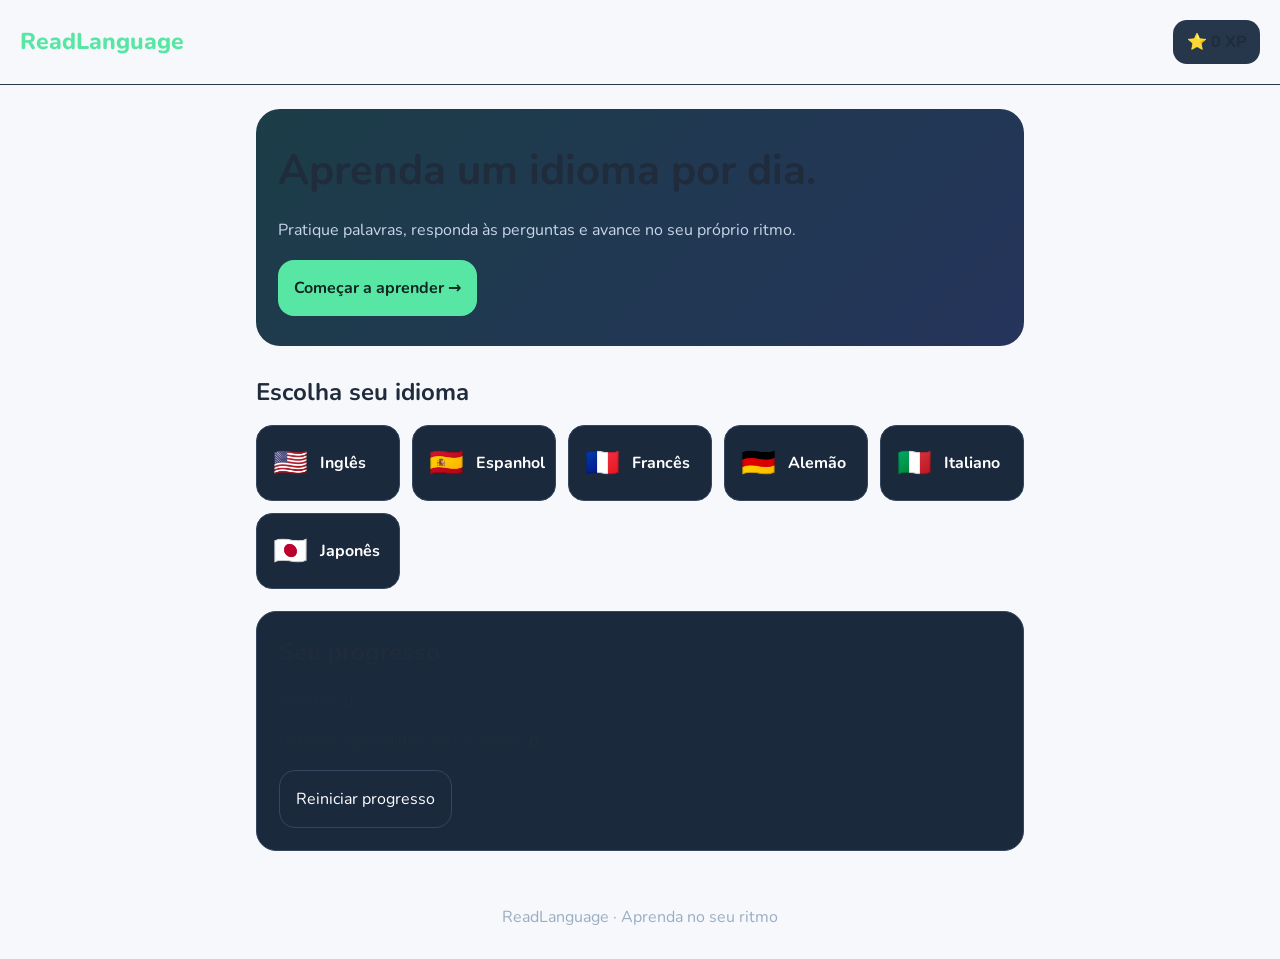
<file: Index.html>
<!DOCTYPE html>
<html lang="pt-BR">
<head>
  <meta charset="UTF-8">
  <meta name="viewport" content="width=device-width, initial-scale=1.0">
  <meta name="theme-color" content="#101b2d">
  <meta name="description" content="ReadLanguage — aprenda idiomas de forma interativa.">
  <title>ReadLanguage</title>

  <style>
    * {
      box-sizing: border-box;
    }

    body {
      margin: 0;
      min-height: 100vh;
      background: #101b2d;
      color: #f4f7ff;
      font-family: Arial, sans-serif;
    }

    header {
      padding: 20px;
      display: flex;
      justify-content: space-between;
      align-items: center;
      border-bottom: 1px solid #29374c;
    }

    .logo {
      font-size: 23px;
      font-weight: 800;
      color: #58e6a5;
    }

    .xp {
      background: #26364b;
      padding: 10px 14px;
      border-radius: 14px;
      font-weight: bold;
    }

    main {
      max-width: 800px;
      padding: 24px 16px;
      margin: auto;
    }

    .hero {
      padding: 30px 22px;
      border-radius: 24px;
      background: linear-gradient(135deg, #1c3d48, #25345b);
      margin-bottom: 25px;
    }

    .hero h1 {
      font-size: clamp(28px, 7vw, 42px);
      margin: 0 0 12px;
    }

    .hero p {
      color: #c8d6e8;
      line-height: 1.6;
    }

    .section-title {
      margin: 28px 0 15px;
    }

    .languages {
      display: grid;
      grid-template-columns: repeat(auto-fit, minmax(140px, 1fr));
      gap: 12px;
    }

    button, .button {
      font: inherit;
      cursor: pointer;
      border: 1px solid #35465e;
      border-radius: 16px;
      padding: 16px;
      background: #1b293d;
      color: white;
      text-align: left;
    }

    button:hover {
      border-color: #58e6a5;
    }

    .language {
      display: flex;
      align-items: center;
      gap: 12px;
      min-height: 75px;
      font-weight: bold;
    }

    .flag {
      font-size: 28px;
    }

    .primary {
      background: #58e6a5;
      color: #10251f;
      border: none;
      font-weight: bold;
      text-align: center;
    }

    .lesson {
      margin-top: 22px;
      padding: 22px;
      background: #1b293d;
      border: 1px solid #35465e;
      border-radius: 20px;
    }

    .lesson h2 {
      margin-top: 0;
    }

    .question {
      font-size: 24px;
      font-weight: bold;
      margin: 24px 0;
    }

    .answers {
      display: grid;
      gap: 10px;
    }

    .answer {
      width: 100%;
    }

    .answer.correct {
      background: #174b3c;
      border-color: #58e6a5;
    }

    .answer.wrong {
      background: #512d39;
      border-color: #ff8495;
    }

    .feedback {
      min-height: 26px;
      margin: 16px 0;
      font-weight: bold;
    }

    .progress {
      height: 8px;
      background: #35465e;
      border-radius: 99px;
      overflow: hidden;
      margin: 16px 0;
    }

    .progress-bar {
      width: 0;
      height: 100%;
      background: #58e6a5;
      transition: width .3s;
    }

    .hidden {
      display: none;
    }

    footer {
      text-align: center;
      color: #9bacc3;
      padding: 30px 16px;
    }

    @media (prefers-reduced-motion: reduce) {
      *, *::before, *::after {
        scroll-behavior: auto !important;
        transition: none !important;
      }
    }
  </style>
  <link rel="stylesheet" href="style.css">
</head>

<body>
  <header>
    <div class="logo">ReadLanguage</div>
    <div class="xp">⭐ <span id="xp">0</span> XP</div>
  </header>

  <main>
    <section class="hero">
      <h1>Aprenda um idioma por dia.</h1>
      <p>
        Pratique palavras, responda às perguntas e avance
        no seu próprio ritmo.
      </p>
      <button class="primary" id="startButton">
        Começar a aprender →
      </button>
    </section>

    <h2 class="section-title">Escolha seu idioma</h2>

    <section class="languages" id="languages">
      <button class="language" data-language="en">
        <span class="flag">🇺🇸</span> Inglês
      </button>
      <button class="language" data-language="es">
        <span class="flag">🇪🇸</span> Espanhol
      </button>
      <button class="language" data-language="fr">
        <span class="flag">🇫🇷</span> Francês
      </button>
      <button class="language" data-language="de">
        <span class="flag">🇩🇪</span> Alemão
      </button>
      <button class="language" data-language="it">
        <span class="flag">🇮🇹</span> Italiano
      </button>
      <button class="language" data-language="ja">
        <span class="flag">🇯🇵</span> Japonês
      </button>
    </section>

    <section class="lesson hidden" id="lesson">
      <div id="lessonLanguage">Curso de inglês</div>
      <div class="progress">
        <div class="progress-bar" id="progressBar"></div>
      </div>

      <h2>Traduza a palavra</h2>
      <div class="question" id="question">Hello</div>
      <div class="answers" id="answers"></div>
      <div class="feedback" id="feedback" aria-live="polite"></div>

      <button class="primary hidden" id="nextButton">
        Próxima pergunta →
      </button>
      <button id="exitButton">Voltar aos idiomas</button>
    </section>

    <section class="lesson">
      <h2>Seu progresso</h2>
      <p>Acertos: <strong id="correctCount">0</strong></p>
      <p>Palavras aprendidas nesta sessão: <strong id="learnedCount">0</strong></p>
      <button id="resetButton">Reiniciar progresso</button>
    </section>
  </main>

  <footer>
    ReadLanguage · Aprenda no seu ritmo
  </footer>

  <script src="animation.js"></script>

  <script>
    const courses = {
      en: {
        name: "Inglês",
        questions: [
          { word: "Hello", correct: "Olá", options: ["Olá", "Adeus", "Obrigado", "Por favor"] },
          { word: "Water", correct: "Água", options: ["Leite", "Água", "Pão", "Casa"] },
          { word: "Thank you", correct: "Obrigado(a)", options: ["Desculpe", "Bom dia", "Obrigado(a)", "Boa noite"] },
          { word: "Book", correct: "Livro", options: ["Caneta", "Mesa", "Livro", "Janela"] },
          { word: "Good morning", correct: "Bom dia", options: ["Boa noite", "Bom dia", "Até logo", "Por favor"] }
        ]
      },
      es: {
        name: "Espanhol",
        questions: [
          { word: "Hola", correct: "Olá", options: ["Adeus", "Olá", "Obrigado", "Água"] },
          { word: "Agua", correct: "Água", options: ["Casa", "Livro", "Água", "Pão"] },
          { word: "Gracias", correct: "Obrigado(a)", options: ["Obrigado(a)", "Desculpe", "Olá", "Sim"] },
          { word: "Libro", correct: "Livro", options: ["Livro", "Mesa", "Janela", "Cadeira"] },
          { word: "Buenos días", correct: "Bom dia", options: ["Boa noite", "Até logo", "Bom dia", "Por favor"] }
        ]
      },
      fr: {
        name: "Francês",
        questions: [
          { word: "Bonjour", correct: "Bom dia", options: ["Obrigado", "Adeus", "Bom dia", "Água"] },
          { word: "Eau", correct: "Água", options: ["Água", "Pão", "Casa", "Livro"] },
          { word: "Merci", correct: "Obrigado(a)", options: ["Olá", "Obrigado(a)", "Desculpe", "Sim"] },
          { word: "Livre", correct: "Livro", options: ["Mesa", "Livro", "Janela", "Cadeira"] },
          { word: "Au revoir", correct: "Adeus", options: ["Bom dia", "Obrigado", "Adeus", "Por favor"] }
        ]
      },
      de: {
        name: "Alemão",
        questions: [
          { word: "Hallo", correct: "Olá", options: ["Adeus", "Olá", "Água", "Livro"] },
          { word: "Wasser", correct: "Água", options: ["Água", "Pão", "Casa", "Mesa"] },
          { word: "Danke", correct: "Obrigado(a)", options: ["Bom dia", "Obrigado(a)", "Até logo", "Desculpe"] },
          { word: "Buch", correct: "Livro", options: ["Caneta", "Cadeira", "Livro", "Janela"] },
          { word: "Tschüss", correct: "Tchau", options: ["Bom dia", "Tchau", "Obrigado", "Água"] }
        ]
      },
      it: {
        name: "Italiano",
        questions: [
          { word: "Ciao", correct: "Olá", options: ["Obrigado", "Olá", "Água", "Livro"] },
          { word: "Acqua", correct: "Água", options: ["Casa", "Água", "Pão", "Mesa"] },
          { word: "Grazie", correct: "Obrigado(a)", options: ["Adeus", "Olá", "Obrigado(a)", "Desculpe"] },
          { word: "Libro", correct: "Livro", options: ["Livro", "Janela", "Cadeira", "Caneta"] },
          { word: "Arrivederci", correct: "Até logo", options: ["Bom dia", "Obrigado", "Até logo", "Água"] }
        ]
      },
      ja: {
        name: "Japonês",
        questions: [
          { word: "こんにちは", correct: "Olá", options: ["Adeus", "Olá", "Obrigado", "Água"] },
          { word: "水 (みず)", correct: "Água", options: ["Livro", "Casa", "Água", "Pão"] },
          { word: "ありがとう", correct: "Obrigado(a)", options: ["Obrigado(a)", "Bom dia", "Adeus", "Por favor"] },
          { word: "本 (ほん)", correct: "Livro", options: ["Mesa", "Livro", "Janela", "Cadeira"] },
          { word: "さようなら", correct: "Adeus", options: ["Olá", "Água", "Adeus", "Obrigado"] }
        ]
      }
    };

    const $ = id => document.getElementById(id);

    let language = "en";
    let questionIndex = 0;
    let correct = 0;
    let answered = false;
    let xp = Number(localStorage.getItem("rl-xp") || 0);
    let learned = Number(localStorage.getItem("rl-learned") || 0);
    let totalCorrect = Number(localStorage.getItem("rl-correct") || 0);

    function updateStats() {
      $("xp").textContent = xp;
      $("correctCount").textContent = totalCorrect;
      $("learnedCount").textContent = learned;
    }

    function saveStats() {
      localStorage.setItem("rl-xp", xp);
      localStorage.setItem("rl-learned", learned);
      localStorage.setItem("rl-correct", totalCorrect);
      updateStats();
    }

    function startCourse(code = language) {
      language = code;
      questionIndex = 0;
      correct = 0;
      $("lesson").classList.remove("hidden");
      $("lessonLanguage").textContent = "Curso de " + courses[language].name;
      $("lesson").scrollIntoView({ behavior: "smooth", block: "start" });
      renderQuestion();
    }

    function renderQuestion() {
      answered = false;
      const list = courses[language].questions;
      const q = list[questionIndex];

      $("question").textContent = q.word;
      $("feedback").textContent = "";
      $("nextButton").classList.add("hidden");
      $("progressBar").style.width = (questionIndex / list.length * 100) + "%";
      $("answers").replaceChildren();

      [...q.options].sort(() => Math.random() - 0.5).forEach(option => {
        const button = document.createElement("button");
        button.className = "answer";
        button.textContent = option;
        button.addEventListener("click", () => chooseAnswer(button, option, q.correct));
        $("answers").appendChild(button);
      });
    }

    function chooseAnswer(button, option, answer) {
      if (answered) return;
      answered = true;

      document.querySelectorAll(".answer").forEach(el => {
        el.disabled = true;
        if (el.textContent === answer) el.classList.add("correct");
      });

      if (option === answer) {
        correct++;
        xp += 10;
        learned++;
        totalCorrect++;
        $("feedback").textContent = "Muito bem! +10 XP";
      } else {
        button.classList.add("wrong");
        $("feedback").textContent = "Quase! Resposta: " + answer;
      }

      saveStats();
      $("progressBar").style.width =
        ((questionIndex + 1) / courses[language].questions.length * 100) + "%";
      $("nextButton").classList.remove("hidden");
      $("nextButton").textContent =
        questionIndex === courses[language].questions.length - 1
          ? "Concluir lição ✓"
          : "Próxima pergunta →";
    }

    $("startButton").addEventListener("click", () => startCourse());

    $("languages").addEventListener("click", event => {
      const button = event.target.closest("[data-language]");
      if (button) startCourse(button.dataset.language);
    });

    $("nextButton").addEventListener("click", () => {
      if (questionIndex < courses[language].questions.length - 1) {
        questionIndex++;
        renderQuestion();
      } else {
        $("question").textContent = "Lição concluída!";
        $("answers").replaceChildren();
        $("feedback").textContent =
          `Você acertou ${correct} de ${courses[language].questions.length} perguntas.`;
        $("progressBar").style.width = "100%";
        $("nextButton").classList.add("hidden");
      }
    });

    $("exitButton").addEventListener("click", () => {
      $("lesson").classList.add("hidden");
      $("languages").scrollIntoView({ behavior: "smooth" });
    });

    $("resetButton").addEventListener("click", () => {
      if (!confirm("Apagar o XP e as estatísticas salvas neste aparelho?")) return;
      xp = 0;
      learned = 0;
      totalCorrect = 0;
      saveStats();
    });

    updateStats();
  </script>
</body>
        </html>
</file>
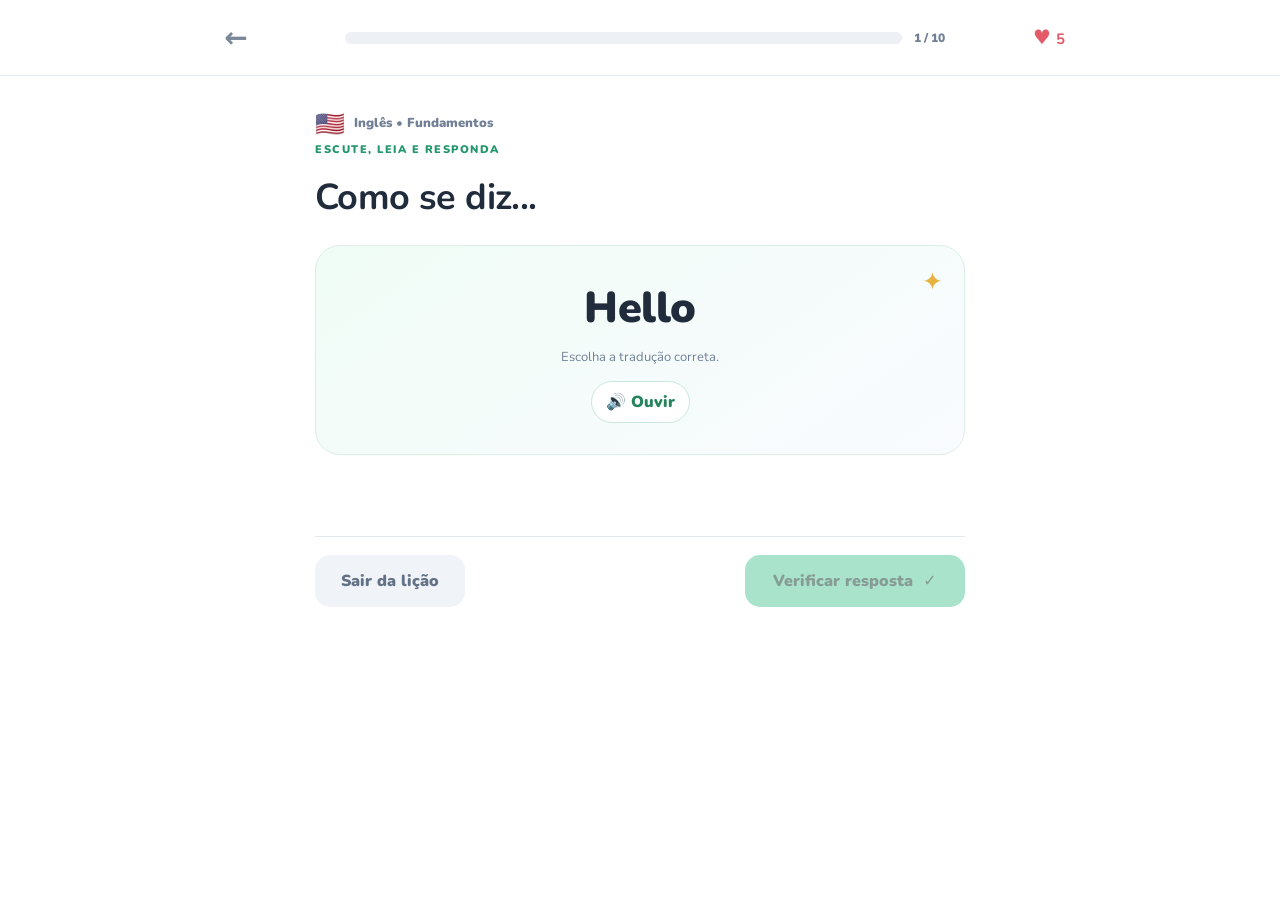
<file: lesson.html>
<!DOCTYPE html>
<html lang="pt-BR">
<head>
  <meta charset="UTF-8"><meta name="viewport" content="width=device-width, initial-scale=1.0"><meta name="theme-color" content="#f7f8fc">
  <title>Lição | ReadLanguage</title><link rel="stylesheet" href="style.css">
</head>
<body class="lesson-page">
  <header class="topbar lesson-topbar"><a class="back-link" href="index.html" aria-label="Voltar ao curso">←</a><div class="lesson-progress-wrap"><div class="progress-track"><div id="lessonProgress" class="progress-fill"></div></div><span id="questionCounter">1 / 10</span></div><span class="hearts">♥ <b id="heartsCount">5</b></span></header>
  <main class="lesson-shell">
    <div class="lesson-kicker"><span id="lessonFlag">🇺🇸</span><span id="lessonCourseName">Inglês • Fundamentos</span></div>
    <div class="lesson-content" id="lessonContent">
      <p class="eyebrow">ESCUTE, LEIA E RESPONDA</p><h1 id="lessonHeading">Como se diz...</h1>
      <div class="word-card"><span class="word-sparkle">✦</span><div id="promptWord" class="prompt-word">Hello</div><div id="promptHint" class="prompt-hint">Escolha a tradução correta.</div><button id="speakButton" class="sound-button" type="button" aria-label="Ouvir palavra">🔊 Ouvir</button></div>
      <div id="answerOptions" class="answer-options"></div>
      <p id="answerFeedback" class="answer-feedback" aria-live="polite"></p>
      <div class="lesson-actions"><a class="btn btn-soft" href="index.html">Sair da lição</a><button id="verifyButton" class="btn btn-primary verify-button" type="button" disabled>Verificar resposta <span>✓</span></button><button id="continueButton" class="btn btn-primary hidden" type="button">Continuar <span>→</span></button></div>
    </div>
    <section id="lessonComplete" class="completion-card card hidden"><div class="completion-emoji">🎉</div><p class="eyebrow">LIÇÃO CONCLUÍDA</p><h1>Mandou bem!</h1><p id="completionText" class="muted">Você terminou sua lição.</p><div class="completion-reward">⚡ <strong id="earnedXp">+0 XP</strong></div><a class="btn btn-primary btn-block" href="index.html">Voltar para a trilha →</a></section>
  </main>
  <div id="feedbackBar" class="feedback-bar hidden"><div><strong id="feedbackBarTitle">Muito bem!</strong><p id="feedbackBarText">Resposta registrada.</p></div></div>
  <script src="animation.js"></script><script src="app.js"></script>
</body>
</html>
</file>
<file: style.css>
@import url('https://fonts.googleapis.com/css2?family=Nunito:wght@400;600;700;800;900&display=swap');
:root{--bg:#f7f8fc;--card:#fff;--ink:#202b3c;--muted:#718096;--green:#58c99b;--green-dark:#21966b;--green-pale:#e4f8ef;--line:#e4e9f0;--yellow:#ffc857;--red:#e45b68;--shadow:0 14px 40px rgba(38,55,78,.08);--radius:24px}
*{box-sizing:border-box}html{scroll-behavior:smooth}body{margin:0;background:var(--bg);color:var(--ink);font-family:'Nunito',system-ui,-apple-system,Arial,sans-serif;line-height:1.5}button,input,select{font:inherit}button,a,select{-webkit-tap-highlight-color:transparent}button{cursor:pointer}a{color:inherit;text-decoration:none}.hidden{display:none!important}.muted{color:var(--muted)}.eyebrow{margin:0 0 8px;color:var(--green-dark);font-size:11px;font-weight:900;letter-spacing:1.5px}.card{background:var(--card);border:1px solid var(--line);border-radius:var(--radius);box-shadow:var(--shadow)}
.topbar{height:72px;padding:0 max(20px,calc((100% - 1120px)/2));display:flex;align-items:center;justify-content:space-between;gap:16px;background:rgba(255,255,255,.91);border-bottom:1px solid var(--line);position:sticky;top:0;z-index:20;backdrop-filter:blur(14px)}.brand{display:flex;align-items:center;gap:10px;font-size:20px;font-weight:900;letter-spacing:-.5px}.brand-mark{display:grid;place-items:center;width:35px;height:35px;border-radius:12px;background:var(--green);color:white;font-size:23px;box-shadow:0 4px 0 #329d72}.brand-green{color:var(--green-dark)}.top-actions{display:flex;align-items:center;gap:12px}.streak-pill{padding:8px 12px;border-radius:14px;background:#fff2dc;color:#a76610;font-weight:900}.text-button{border:0;background:transparent;color:var(--muted);font-weight:800;padding:10px}.shell{width:min(1120px,calc(100% - 32px));margin:32px auto 64px}.btn{min-height:46px;display:inline-flex;align-items:center;justify-content:center;gap:10px;padding:12px 18px;border-radius:15px;border:2px solid transparent;font-weight:900;transition:transform .16s ease,box-shadow .16s ease,background .16s ease}.btn-primary{background:var(--green);color:#103b2b;box-shadow:0 4px 0 #329d72}.btn-primary:hover{background:#6bd7a9;box-shadow:0 5px 0 #329d72;transform:translateY(-1px)}.btn-outline{border-color:var(--line);background:white;color:var(--ink)}.btn-outline:hover{border-color:var(--green)}.btn-soft{background:#f0f3f7;color:#647287}.btn-block{width:100%}.btn:disabled{opacity:.5;cursor:not-allowed;transform:none;box-shadow:none}
.auth-layout{display:grid;grid-template-columns:1.05fr .95fr;align-items:stretch;gap:24px;max-width:980px;margin:20px auto}.auth-art{position:relative;overflow:hidden;min-height:530px;padding:38px 34px;background:linear-gradient(145deg,#e6fbf0,#f7fff9 60%,#fff);box-shadow:none}.auth-art h1{font-size:clamp(32px,4vw,48px);line-height:1.12;letter-spacing:-1.6px;margin:9px 0 14px;max-width:480px}.auth-art>p:last-child{max-width:390px}.mascot{position:relative;width:145px;height:112px;margin:20px auto 32px;border-radius:58% 48% 50% 45%;background:var(--green);transform:rotate(-7deg);box-shadow:inset -8px -9px 0 rgba(28,150,103,.18),0 12px 0 rgba(33,150,107,.12);animation:mascotFloat 3s ease-in-out infinite}.mascot:after{content:'';position:absolute;bottom:-12px;left:27px;width:43px;height:22px;border-radius:50%;background:var(--green);transform:rotate(20deg)}.mascot-eye{position:absolute;top:35px;width:13px;height:19px;background:#183d32;border-radius:50%}.eye-left{left:43px}.eye-right{right:42px}.mascot-smile{position:absolute;left:59px;top:61px;width:28px;height:13px;border-bottom:4px solid #183d32;border-radius:0 0 30px 30px}.art-bubble{position:absolute;padding:9px 13px;border-radius:14px;background:white;box-shadow:0 5px 20px #1b5b4316;font-weight:900;color:#247755;animation:bubbleFloat 3.2s ease-in-out infinite}.bubble-one{top:55px;right:27px;transform:rotate(7deg)}.bubble-two{top:170px;left:23px;animation-delay:.5s}.bubble-three{top:208px;right:23px;font-size:13px;animation-delay:1s}.auth-panel{padding:28px;align-self:center}.auth-tabs{display:grid;grid-template-columns:1fr 1fr;gap:5px;background:#f0f3f7;border-radius:15px;padding:5px;margin-bottom:24px}.auth-tab{border:0;border-radius:11px;background:transparent;color:var(--muted);padding:10px;font-weight:900}.auth-tab.active{background:white;color:var(--ink);box-shadow:0 2px 9px #25334c12}.auth-form h2{font-size:26px;margin:0}.auth-form>p{margin:4px 0 20px}.auth-form label,.setup-grid label,.settings-fields label{display:block;font-weight:900;font-size:13px;margin:14px 0 7px}.auth-form input,.select-control{width:100%;min-height:48px;padding:12px 14px;border:1px solid #dce3eb;background:#fff;border-radius:13px;color:var(--ink);outline:none}.auth-form input:focus,.select-control:focus{border-color:var(--green-dark);box-shadow:0 0 0 3px #58c99b2b}.auth-form .btn{margin-top:21px}.form-message{min-height:20px;font-size:13px;font-weight:800}.form-message.error{color:var(--red)}.form-message.success{color:var(--green-dark)}.demo-note{font-size:11px;color:#8995a5;line-height:1.5;margin:18px 0 0}
.setup-card{max-width:800px;margin:35px auto;padding:clamp(23px,5vw,42px)}.setup-heading{text-align:center;margin-bottom:30px}.setup-heading h1{font-size:clamp(29px,5vw,39px);margin:6px 0}.setup-grid{display:grid;grid-template-columns:1fr 1fr;gap:12px 20px;margin-bottom:26px}.field-help{margin:7px 0;color:var(--muted);font-size:12px}.setup-grid>div:first-child{grid-column:1/-1}.welcome-row{display:flex;justify-content:space-between;align-items:center;gap:18px;margin-bottom:22px}.welcome-row h1{font-size:clamp(27px,5vw,38px);margin:0}.welcome-row p{margin:5px 0 0}.stats-grid{display:grid;grid-template-columns:repeat(3,1fr);gap:14px;margin-bottom:24px}.stat-card{display:grid;grid-template-columns:auto 1fr;align-items:center;gap:1px 12px;padding:17px 19px;background:white;border:1px solid var(--line);border-radius:19px;box-shadow:0 5px 20px #27395708}.stat-icon{grid-row:span 2;font-size:25px}.stat-label{color:var(--muted);font-size:12px;font-weight:800}.stat-card strong{font-size:20px}.course-layout{display:grid;grid-template-columns:minmax(0,1fr) 270px;gap:20px;align-items:start}.course-main{padding:25px 26px;overflow:hidden;box-shadow:none}.section-heading{display:flex;justify-content:space-between;align-items:center;gap:12px}.section-heading h2{margin:0;font-size:25px}.course-flag{display:grid;place-items:center;width:50px;height:50px;border-radius:16px;background:#f1f5f9;font-size:27px}.course-main>.muted{font-size:14px}.lesson-path{position:relative;display:flex;flex-direction:column;align-items:center;gap:18px;padding:20px 0 10px;overflow:hidden}.lesson-path:before{content:'';position:absolute;top:26px;bottom:31px;left:50%;width:8px;border-radius:9px;background:repeating-linear-gradient(to bottom,#d9e7e1 0,#d9e7e1 13px,transparent 13px,transparent 22px);transform:translateX(-50%)}.path-node{position:relative;z-index:1;display:flex;align-items:center;justify-content:center;width:74px;height:74px;border:0;border-radius:50%;background:var(--green);color:#124e37;box-shadow:0 6px 0 #329d72;font-size:25px;font-weight:900;transition:transform .2s}.path-node:nth-child(4n+2){transform:translateX(75px)}.path-node:nth-child(4n+3){transform:translateX(-54px)}.path-node:nth-child(4n){transform:translateX(42px)}.path-node:hover{scale:1.07}.path-node.locked{background:#e7ebf0;box-shadow:0 6px 0 #cbd2dc;color:#8995a5;cursor:not-allowed}.path-node.completed{background:#ffd36a;box-shadow:0 6px 0 #e3ac37}.path-caption{position:relative;z-index:2;text-align:center;margin:-8px 0 1px;color:var(--muted);font-weight:800;font-size:12px}.side-column{display:grid;gap:15px}.side-card{padding:22px;box-shadow:none}.side-card h3{margin:7px 0}.side-card p{font-size:13px}.side-icon{font-size:28px}.settings-card{display:grid;grid-template-columns:1fr 2fr;gap:25px;padding:23px;margin-top:20px;box-shadow:none}.settings-card h3{margin:0}.settings-card p{font-size:13px;margin:5px 0}.settings-fields{display:grid;grid-template-columns:1fr 1fr auto;align-items:end;gap:12px}.settings-fields label{margin:0}.settings-fields .select-control{margin-top:7px}.settings-fields .btn{margin-bottom:0}.footer{display:flex;justify-content:space-between;gap:12px;width:min(1120px,calc(100% - 32px));margin:0 auto;padding:22px 0 30px;border-top:1px solid var(--line);color:var(--muted);font-size:12px}.footer span:first-child{font-weight:900;color:var(--green-dark)}
/* Página exclusiva de lição */
.lesson-page{background:#fff}.lesson-topbar{height:76px;position:sticky;padding:0 max(18px,calc((100% - 850px)/2));gap:22px}.back-link{display:grid;place-items:center;width:42px;height:42px;border-radius:13px;color:#7a8798;font-size:28px;font-weight:700}.back-link:hover{background:#f1f4f7}.lesson-progress-wrap{display:flex;align-items:center;gap:12px;flex:1;max-width:600px;color:var(--muted);font-size:12px;font-weight:900}.progress-track{height:12px;flex:1;background:#edf0f4;border-radius:20px;overflow:hidden}.progress-fill{height:100%;width:0;background:var(--green);border-radius:20px;transition:width .35s ease}.hearts{color:var(--red);font-size:20px}.hearts b{font-size:15px}.lesson-shell{width:min(650px,calc(100% - 32px));min-height:calc(100vh - 150px);margin:0 auto;padding:30px 0 48px}.lesson-kicker{display:flex;align-items:center;gap:9px;color:var(--muted);font-size:13px;font-weight:900}.lesson-kicker span:first-child{font-size:24px}.lesson-content h1{font-size:clamp(27px,5vw,36px);letter-spacing:-.6px;margin:12px 0 20px}.word-card{position:relative;display:flex;flex-direction:column;align-items:center;justify-content:center;min-height:210px;padding:24px;background:linear-gradient(145deg,#f0fcf6,#f9fbff);border:1px solid #dcefe5;border-radius:25px;text-align:center}.word-sparkle{position:absolute;top:18px;right:21px;color:#e5b33e;font-size:25px}.prompt-word{font-size:clamp(30px,8vw,43px);font-weight:900;letter-spacing:-.5px;overflow-wrap:anywhere}.prompt-hint{color:var(--muted);margin:7px 0 14px;font-size:13px}.sound-button{border:1px solid #cce8da;background:white;color:#25845d;border-radius:99px;padding:8px 14px;font-weight:900}.answer-options{display:grid;grid-template-columns:1fr 1fr;gap:12px;margin:22px 0 10px}.option-button{min-height:66px;padding:13px;background:white;border:2px solid #e0e6ed;border-radius:16px;text-align:left;font-weight:900;box-shadow:0 3px 0 #e1e6ec}.option-button:hover{background:#f8fbfd;border-color:#97cdb3}.option-button.selected{border-color:#64c99a;background:#eaf9f1;box-shadow:0 3px 0 #a5dec2}.option-button.correct{border-color:#58b987;background:#e4f8ed}.option-button.incorrect{border-color:#e47680;background:#fff0f1}.answer-feedback{min-height:28px;margin:14px 0;font-size:14px;font-weight:900}.answer-feedback.good{color:#21966b}.answer-feedback.bad{color:#d34e5d}.lesson-actions{display:flex;gap:12px;align-items:center;justify-content:space-between;border-top:1px solid var(--line);padding-top:18px;margin-top:17px}.lesson-actions .btn{min-width:150px}.verify-button{min-width:220px!important;position:relative}.verify-button.verify-pulse{animation:verifyPulse .45s ease}.verify-button.correct-pulse{animation:correctPulse .5s ease}.verify-button.wrong-pulse{animation:wrongPulse .38s ease}.feedback-bar{position:fixed;inset:auto 0 0;z-index:25;display:flex;justify-content:center;padding:17px 20px;background:#e4f8ed;border-top:2px solid #65c99a;color:#17633f;animation:slideUp .25s ease}.feedback-bar p{margin:2px 0;color:#397c5d;font-size:13px}.completion-card{max-width:460px;margin:42px auto;padding:34px;text-align:center;box-shadow:none}.completion-emoji{font-size:70px;animation:mascotFloat 2s ease-in-out infinite}.completion-card h1{font-size:38px;margin:2px 0}.completion-reward{margin:22px 0;padding:14px;border-radius:15px;background:#fff4d7;color:#95630d;font-size:20px}
/* Efeitos usados pelo animation.js */
.rl-ripple{position:absolute;border-radius:50%;pointer-events:none;background:currentColor;opacity:.16;transform:scale(0);animation:rlRipple .55s ease-out forwards}.rl-spark{position:fixed;z-index:9999;pointer-events:none;color:#26966b;font-size:17px;animation:rlSpark .65s ease-out forwards}@keyframes rlRipple{to{transform:scale(4);opacity:0}}@keyframes rlSpark{0%{opacity:0;transform:translate(0,0) scale(.6)}25%{opacity:1}100%{opacity:0;transform:translate(var(--dx),var(--dy)) rotate(100deg) scale(1.15)}}@keyframes mascotFloat{0%,100%{translate:0 0}50%{translate:0 -7px}}@keyframes bubbleFloat{0%,100%{translate:0 0}50%{translate:0 -5px}}@keyframes verifyPulse{0%,100%{transform:scale(1)}40%{transform:scale(1.045);box-shadow:0 0 0 7px #58c99b35,0 4px 0 #329d72}}@keyframes correctPulse{0%{transform:scale(1)}35%{transform:scale(1.06) rotate(-1deg)}70%{transform:scale(.98) rotate(1deg)}100%{transform:scale(1)}}@keyframes wrongPulse{0%,100%{translate:0 0}25%{translate:-5px 0}50%{translate:5px 0}75%{translate:-3px 0}}@keyframes slideUp{from{transform:translateY(20px);opacity:0}to{transform:translateY(0);opacity:1}}
@media(max-width:800px){.auth-layout{grid-template-columns:1fr;max-width:520px}.auth-art{min-height:360px;padding:28px}.mascot{margin:14px auto 24px;scale:.82}.bubble-one{top:35px}.bubble-two{top:155px}.bubble-three{top:170px}.course-layout{grid-template-columns:1fr}.side-column{grid-template-columns:1fr 1fr}.settings-card{grid-template-columns:1fr}.settings-fields{grid-template-columns:1fr 1fr}.settings-fields .btn{grid-column:1/-1}.course-main{padding:22px}}
@media(max-width:520px){.topbar{height:63px;padding:0 14px}.brand{font-size:18px}.brand-mark{width:31px;height:31px}.shell{width:calc(100% - 22px);margin-top:17px}.auth-art{min-height:320px;padding:23px}.auth-art h1{font-size:32px}.auth-panel{padding:21px}.setup-grid{grid-template-columns:1fr}.setup-grid>div:first-child{grid-column:auto}.welcome-row{align-items:flex-start}.welcome-row .btn{padding:9px 10px;font-size:12px}.stats-grid{gap:8px}.stat-card{padding:12px 9px;gap:3px 7px}.stat-icon{font-size:20px}.stat-label{font-size:10px}.stat-card strong{font-size:16px}.course-main{padding:18px}.section-heading h2{font-size:21px}.side-column{grid-template-columns:1fr}.settings-fields{grid-template-columns:1fr}.settings-fields .btn{grid-column:auto}.footer{width:calc(100% - 28px);font-size:11px}.lesson-topbar{height:67px;padding:0 10px;gap:8px}.lesson-shell{width:calc(100% - 28px);padding-top:23px}.lesson-content h1{font-size:28px}.word-card{min-height:180px}.answer-options{grid-template-columns:1fr;gap:9px}.option-button{min-height:54px}.lesson-actions{flex-wrap:wrap}.lesson-actions .btn{flex:1;min-width:0!important}.lesson-actions .verify-button{flex-basis:100%;order:2}.lesson-actions .btn-soft{order:1}.lesson-actions #continueButton{flex-basis:100%;order:2}}
@media(prefers-reduced-motion:reduce){*,*::before,*::after{scroll-behavior:auto!important;animation-duration:.01ms!important;animation-iteration-count:1!important;transition-duration:.01ms!important}}
</file>
